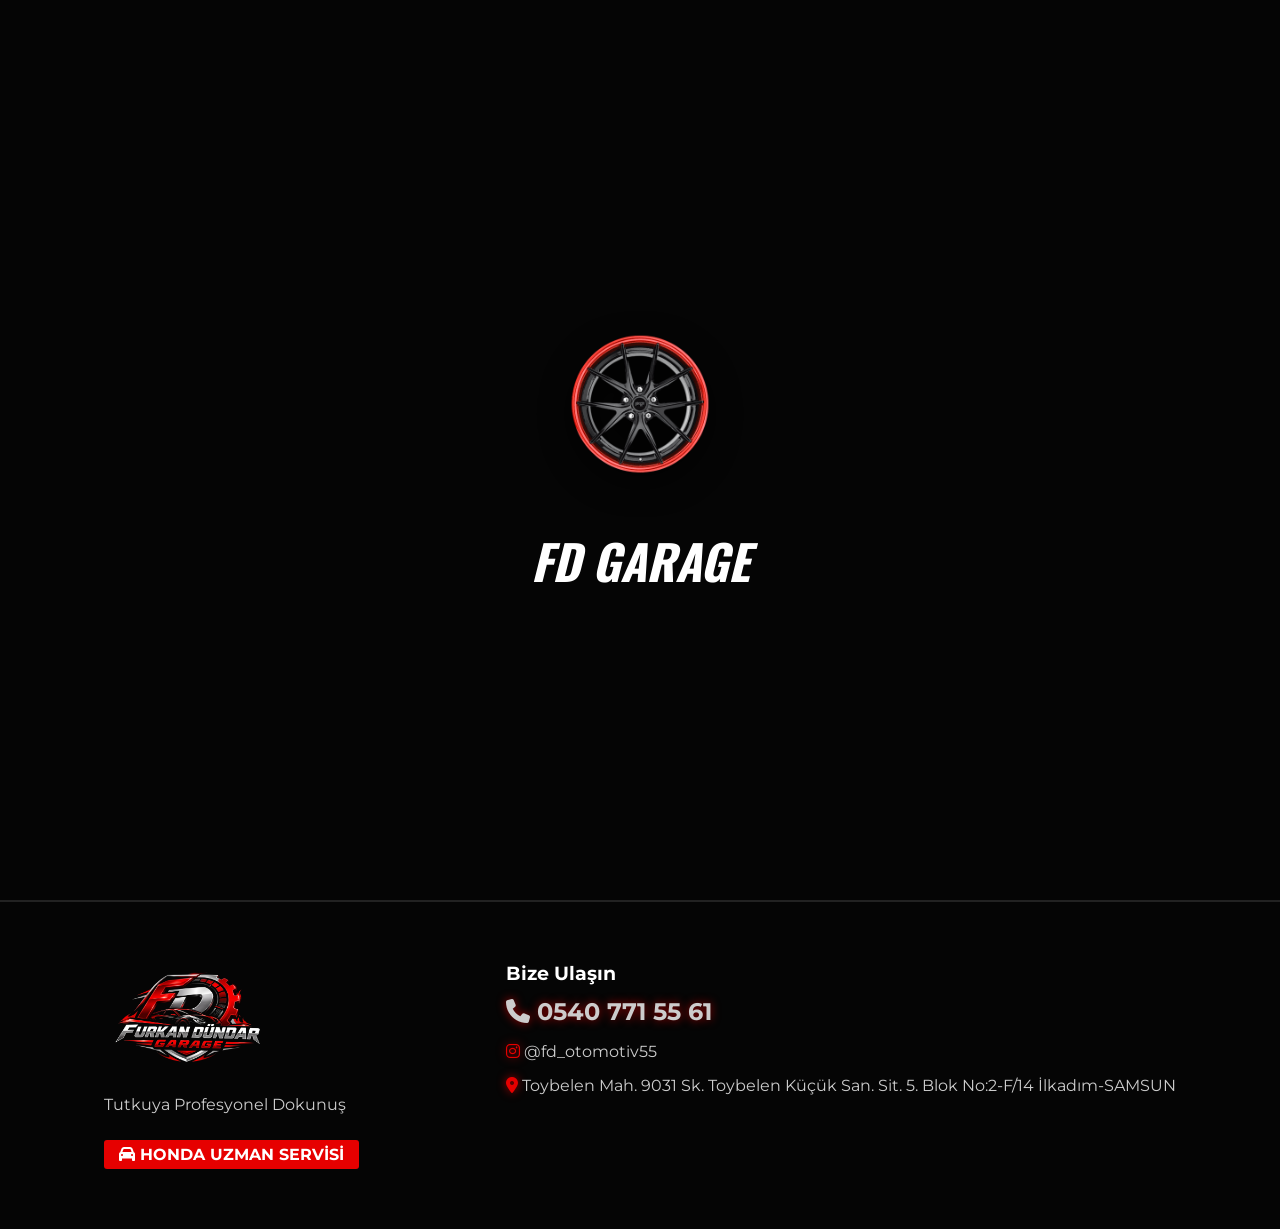
<file: index.html>
<!DOCTYPE html>
<html lang="tr">
<head>
    <meta charset="UTF-8">
    <meta name="viewport" content="width=device-width, initial-scale=1.0">
    <title>Furkan Dündar Garage | Ana Sayfa</title>
    <!-- Sekme Logosu (Favicon) -->
    <link rel="icon" type="image/png" href="logo.png">
    <link rel="stylesheet" href="style.css">
    <link href="https://cdnjs.cloudflare.com/ajax/libs/font-awesome/6.4.0/css/all.min.css" rel="stylesheet">
    <link href="https://fonts.googleapis.com/css2?family=Montserrat:wght@400;700;900&family=Oswald:ital,wght@0,500;0,700;1,700&display=swap" rel="stylesheet">
</head>
<body>

    <!-- Yükleme Ekranı (Gerçekçi Drift Lastiği ve Duman) -->
    <div id="loader">
        <div class="drift-scene">
            <div class="smoke-container">
                <div class="smoke s1"></div>
                <div class="smoke s2"></div>
                <div class="smoke s3"></div>
                <div class="smoke s4"></div>
            </div>
            <img src="lastik.png" onerror="this.onerror=null; this.src='https://upload.wikimedia.org/wikipedia/commons/thumb/1/1d/Car_wheel.svg/1024px-Car_wheel.svg.png';" alt="Dönen Lastik" class="real-tire">
        </div>
        <h1 class="glitch" data-text="FD GARAGE">FD GARAGE</h1>
    </div>

    <!-- Menü (Sol Üst Logo Tıklanabilir Yapıldı) -->
    <header id="navbar">
        <a href="index.html" class="logo-link">
            <img src="logo.png" alt="Furkan Dündar Garage Logo" class="nav-logo">
        </a>
        <nav>
            <ul>
                <li><a href="index.html" class="active">Ana Sayfa</a></li>
                <li><a href="hizmetler.html">Hizmetlerimiz</a></li>
                <li><a href="randevu.html">Randevu Al</a></li>
            </ul>
        </nav>
    </header>

    <!-- Video Alanı -->
    <section id="hero-video">
        <video autoplay muted loop playsinline id="bg-video">
            <source src="araba-video.mp4" type="video/mp4">
        </video>
        <div class="video-overlay"></div>
        
        <div class="hero-content fade-in-up">
            <h2 class="sub-title">JDM LEGEND LIFESTYLE</h2>
            <h1 class="main-title">ARACINA HAK ETTİĞİ <br><span class="text-red">DEĞERİ VER!</span></h1>
            <p class="hero-desc">Performans, Bakım, Onarım... Aynı Tutku, Daima Daha İyisi.</p>
            <div class="action-buttons">
                <a href="hizmetler.html" class="btn-primary">Hizmetleri İncele</a>
                <a href="randevu.html" class="btn-outline">Randevu Al</a>
            </div>
        </div>
    </section>

    <!-- Footer -->
    <footer id="iletisim" class="scroll-anim">
        <div class="footer-content">
            <div class="footer-box">
                <img src="logo.png" alt="Furkan Dündar Garage Logo" class="footer-logo-img">
                <p>Tutkuya Profesyonel Dokunuş</p>
                <div class="brands-mini">
                    <i class="fa-solid fa-car"></i> HONDA UZMAN SERVİSİ
                </div>
            </div>
            <div class="footer-box">
                <h3>Bize Ulaşın</h3>
                <p class="neon-text"><i class="fa-solid fa-phone"></i> 0540 771 55 61</p>
                <p><i class="fa-brands fa-instagram text-red"></i> @fd_otomotiv55</p>
                <p><i class="fa-solid fa-location-dot text-red"></i> Toybelen Mah. 9031 Sk. Toybelen Küçük San. Sit. 5. Blok No:2-F/14 İlkadım-SAMSUN</p>
            </div>
        </div>
    </footer>

    <script src="script.js"></script>
</body>
</html>
</file>
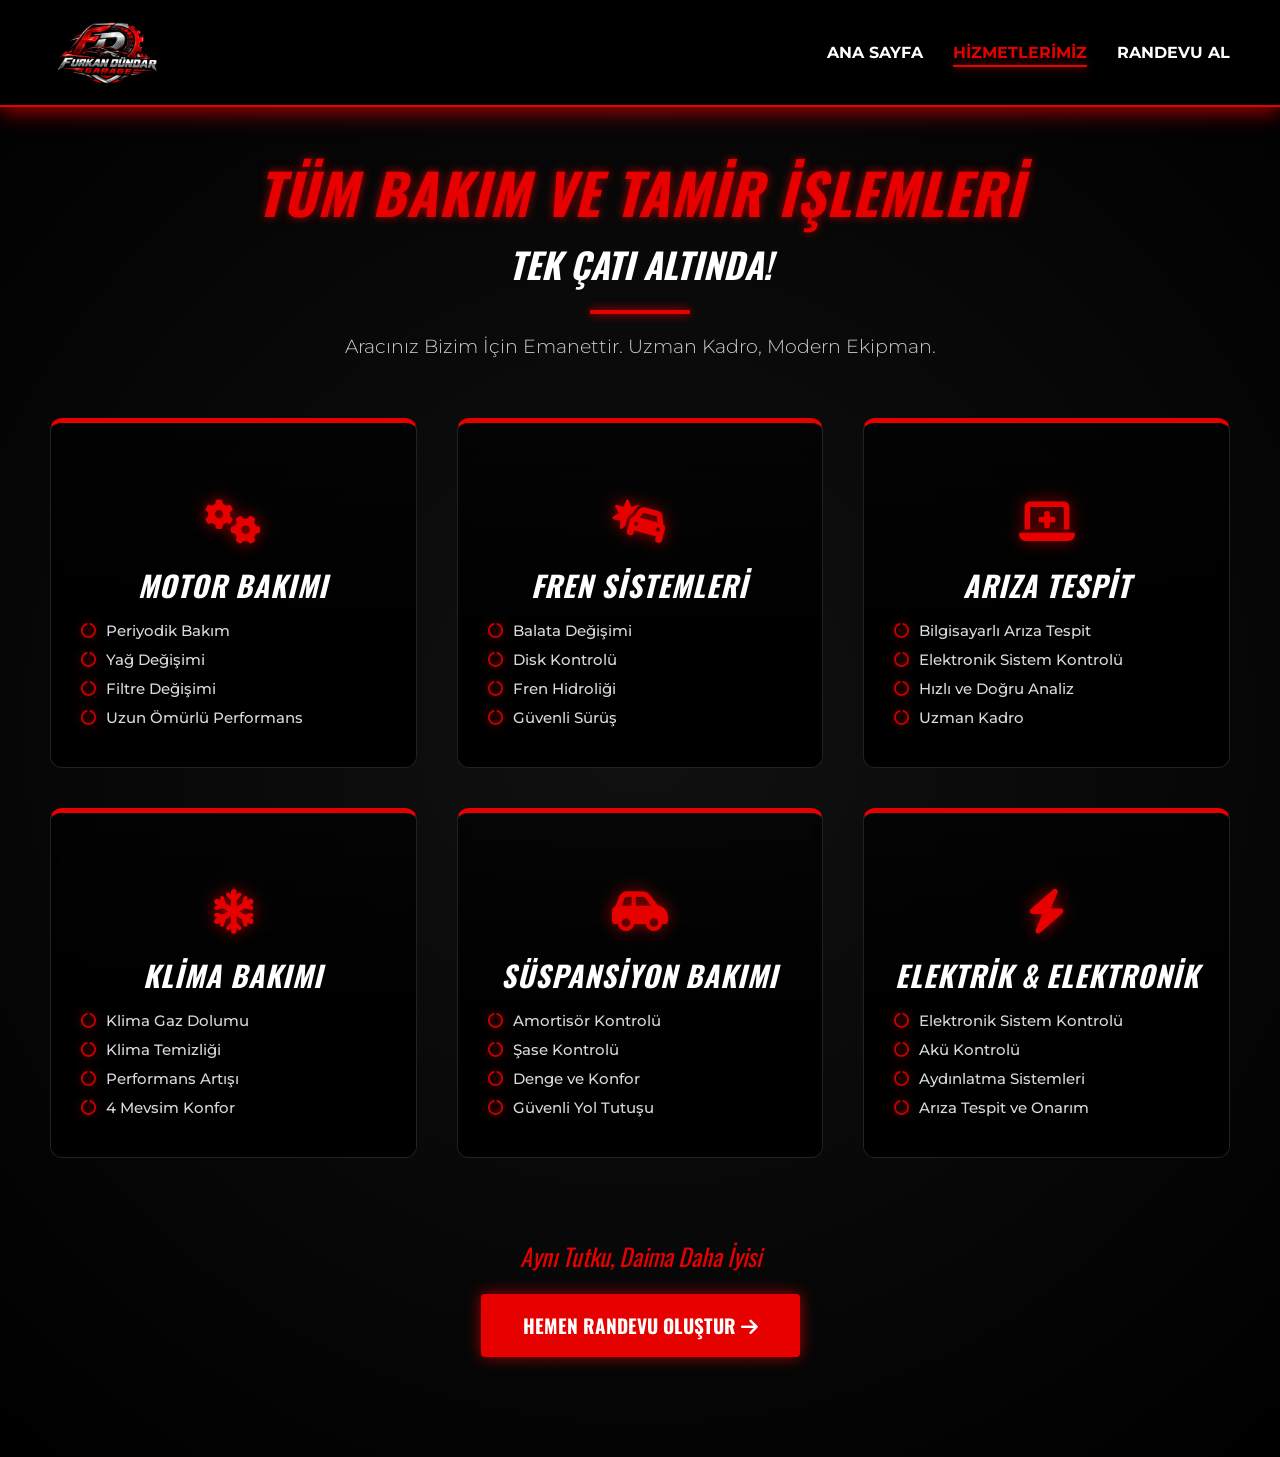
<file: hizmetler.html>
<!DOCTYPE html>
<html lang="tr">
<head>
    <meta charset="UTF-8">
    <meta name="viewport" content="width=device-width, initial-scale=1.0">
    <title>Hizmetlerimiz | Furkan Dündar Garage</title>
    <!-- Sekme Logosu -->
    <link rel="icon" type="image/png" href="logo.png">
    <link rel="stylesheet" href="style.css">
    <link href="https://cdnjs.cloudflare.com/ajax/libs/font-awesome/6.4.0/css/all.min.css" rel="stylesheet">
    <link href="https://fonts.googleapis.com/css2?family=Montserrat:wght@400;700;900&family=Oswald:ital,wght@0,500;0,700;1,700&display=swap" rel="stylesheet">
</head>
<body class="page-bg animate-grain">

    <!-- Menü (Logo Sol Üstte ve Tıklanabilir) -->
    <header id="navbar" class="solid-nav">
        <a href="index.html" class="logo-link">
            <img src="logo.png" alt="Furkan Dündar Garage Logo" class="nav-logo">
        </a>
        <nav>
            <ul>
                <li><a href="index.html">Ana Sayfa</a></li>
                <li><a href="hizmetler.html" class="active">Hizmetlerimiz</a></li>
                <li><a href="randevu.html">Randevu Al</a></li>
            </ul>
        </nav>
    </header>

    <section id="services-page">
        <div class="services-header scroll-anim">
            <h1 class="glow-text text-red">TÜM BAKIM VE TAMİR İŞLEMLERİ</h1>
            <h2 class="sub-header">TEK ÇATI ALTINDA!</h2>
            <div class="decorator-line"></div>
            <p>Aracınız Bizim İçin Emanettir. Uzman Kadro, Modern Ekipman.</p>
        </div>

        <div class="detailed-grid">
            <!-- Hizmet Kartı 1 (Motor Bakımı) -->
            <div class="detail-card scroll-anim tilt-card photo-bg" style="--bg-image: url('https://images.unsplash.com/photo-1486006920555-c77dce18193b?q=80&w=600');">
                <div class="card-overlay"></div>
                <div class="card-content">
                    <div class="card-icon"><i class="fa-solid fa-cogs"></i></div>
                    <h3>MOTOR BAKIMI</h3>
                    <ul>
                        <li><i class="fa-solid fa-circle-notch text-red"></i> Periyodik Bakım</li>
                        <li><i class="fa-solid fa-circle-notch text-red"></i> Yağ Değişimi</li>
                        <li><i class="fa-solid fa-circle-notch text-red"></i> Filtre Değişimi</li>
                        <li><i class="fa-solid fa-circle-notch text-red"></i> Uzun Ömürlü Performans</li>
                    </ul>
                </div>
            </div>

            <!-- Hizmet Kartı 2 (Fren Sistemleri) -->
            <div class="detail-card scroll-anim tilt-card photo-bg" style="--bg-image: url('https://images.unsplash.com/photo-1619642751034-765dfdf7c58e?q=80&w=600');">
                <div class="card-overlay"></div>
                <div class="card-content">
                    <div class="card-icon"><i class="fa-solid fa-car-burst"></i></div>
                    <h3>FREN SİSTEMLERİ</h3>
                    <ul>
                        <li><i class="fa-solid fa-circle-notch text-red"></i> Balata Değişimi</li>
                        <li><i class="fa-solid fa-circle-notch text-red"></i> Disk Kontrolü</li>
                        <li><i class="fa-solid fa-circle-notch text-red"></i> Fren Hidroliği</li>
                        <li><i class="fa-solid fa-circle-notch text-red"></i> Güvenli Sürüş</li>
                    </ul>
                </div>
            </div>

            <!-- Hizmet Kartı 3 (Arıza Tespit) -->
            <div class="detail-card scroll-anim tilt-card photo-bg" style="--bg-image: url('https://images.unsplash.com/photo-1507136566006-cfc505b114fc?q=80&w=600');">
                <div class="card-overlay"></div>
                <div class="card-content">
                    <div class="card-icon"><i class="fa-solid fa-laptop-medical"></i></div>
                    <h3>ARIZA TESPİT</h3>
                    <ul>
                        <li><i class="fa-solid fa-circle-notch text-red"></i> Bilgisayarlı Arıza Tespit</li>
                        <li><i class="fa-solid fa-circle-notch text-red"></i> Elektronik Sistem Kontrolü</li>
                        <li><i class="fa-solid fa-circle-notch text-red"></i> Hızlı ve Doğru Analiz</li>
                        <li><i class="fa-solid fa-circle-notch text-red"></i> Uzman Kadro</li>
                    </ul>
                </div>
            </div>

            <!-- Hizmet Kartı 4 (Klima Bakımı) -->
            <div class="detail-card scroll-anim tilt-card photo-bg" style="--bg-image: url('https://images.unsplash.com/photo-1563720223185-11003d516935?q=80&w=600');">
                <div class="card-overlay"></div>
                <div class="card-content">
                    <div class="card-icon"><i class="fa-solid fa-snowflake"></i></div>
                    <h3>KLİMA BAKIMI</h3>
                    <ul>
                        <li><i class="fa-solid fa-circle-notch text-red"></i> Klima Gaz Dolumu</li>
                        <li><i class="fa-solid fa-circle-notch text-red"></i> Klima Temizliği</li>
                        <li><i class="fa-solid fa-circle-notch text-red"></i> Performans Artışı</li>
                        <li><i class="fa-solid fa-circle-notch text-red"></i> 4 Mevsim Konfor</li>
                    </ul>
                </div>
            </div>
            
            <!-- Hizmet Kartı 5 (Süspansiyon Bakımı) -->
            <div class="detail-card scroll-anim tilt-card photo-bg" style="--bg-image: url('https://images.unsplash.com/photo-1613214149874-4f53d452b984?q=80&w=600');">
                <div class="card-overlay"></div>
                <div class="card-content">
                    <div class="card-icon"><i class="fa-solid fa-car-side"></i></div>
                    <h3>SÜSPANSİYON BAKIMI</h3>
                    <ul>
                        <li><i class="fa-solid fa-circle-notch text-red"></i> Amortisör Kontrolü</li>
                        <li><i class="fa-solid fa-circle-notch text-red"></i> Şase Kontrolü</li>
                        <li><i class="fa-solid fa-circle-notch text-red"></i> Denge ve Konfor</li>
                        <li><i class="fa-solid fa-circle-notch text-red"></i> Güvenli Yol Tutuşu</li>
                    </ul>
                </div>
            </div>

            <!-- Hizmet Kartı 6 (Elektrik & Elektronik) -->
            <div class="detail-card scroll-anim tilt-card photo-bg" style="--bg-image: url('https://images.unsplash.com/photo-1517524206127-48bbd363f3d7?q=80&w=600');">
                <div class="card-overlay"></div>
                <div class="card-content">
                    <div class="card-icon"><i class="fa-solid fa-bolt"></i></div>
                    <h3>ELEKTRİK & ELEKTRONİK</h3>
                    <ul>
                        <li><i class="fa-solid fa-circle-notch text-red"></i> Elektronik Sistem Kontrolü</li>
                        <li><i class="fa-solid fa-circle-notch text-red"></i> Akü Kontrolü</li>
                        <li><i class="fa-solid fa-circle-notch text-red"></i> Aydınlatma Sistemleri</li>
                        <li><i class="fa-solid fa-circle-notch text-red"></i> Arıza Tespit ve Onarım</li>
                    </ul>
                </div>
            </div>
        </div>
        
        <!-- Alttaki Buton Bölümü -->
        <div class="services-footer scroll-anim">
            <p class="foot-badge">Aynı Tutku, Daima Daha İyisi</p>
            <a href="randevu.html" class="btn-primary scale-btn">Hemen Randevu Oluştur <i class="fa-solid fa-arrow-right"></i></a>
        </div>
    </section>

    <script src="script.js"></script>
</body>
</html>
</file>
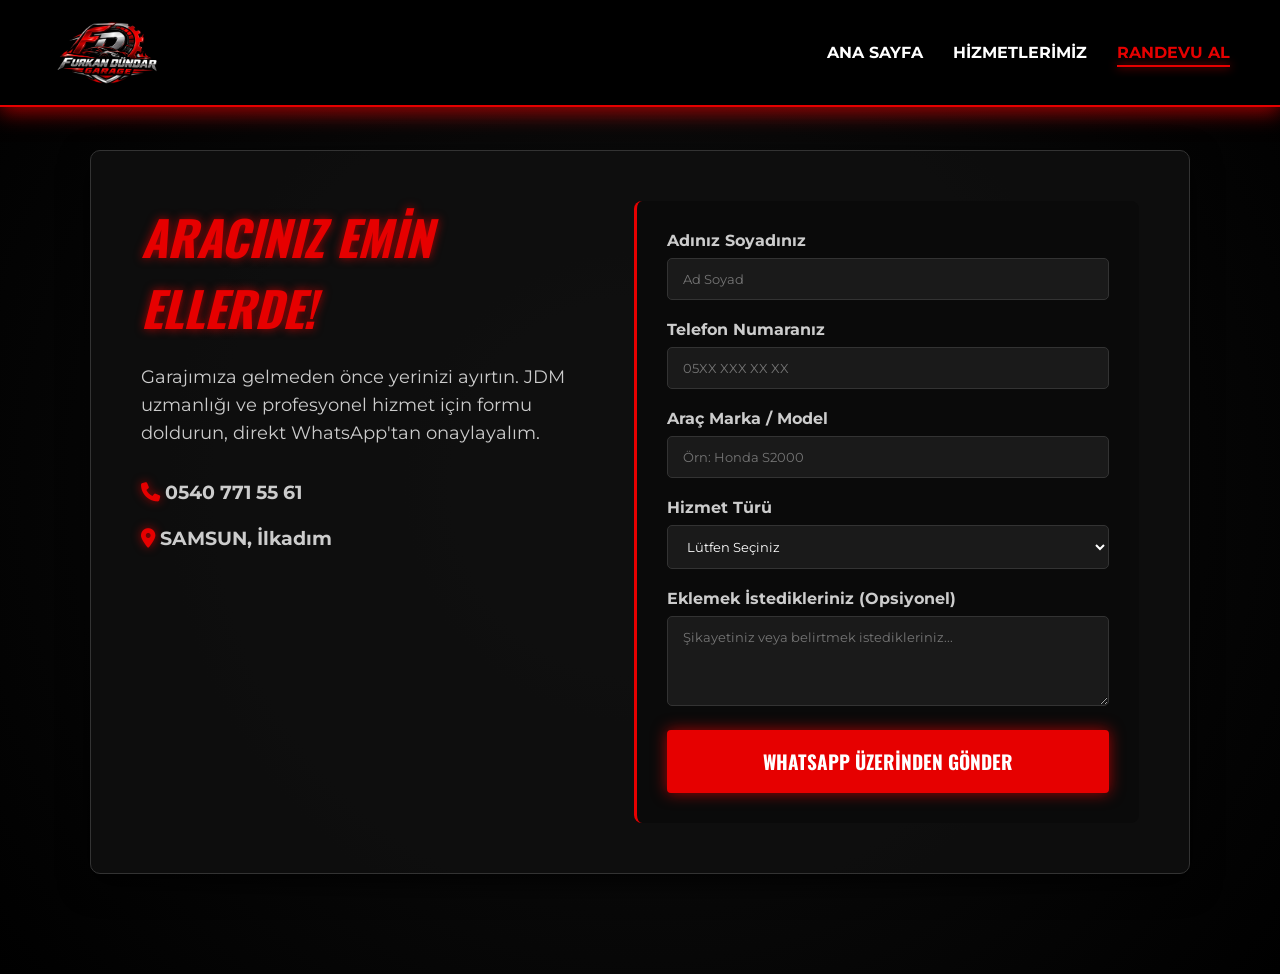
<file: randevu.html>
<!DOCTYPE html>
<html lang="tr">
<head>
    <meta charset="UTF-8">
    <meta name="viewport" content="width=device-width, initial-scale=1.0">
    <title>Randevu Al | Furkan Dündar Garage</title>
    <!-- Sekme Logosu -->
    <link rel="icon" type="image/png" href="logo.png">
    <link rel="stylesheet" href="style.css">
    <link href="https://cdnjs.cloudflare.com/ajax/libs/font-awesome/6.4.0/css/all.min.css" rel="stylesheet">
    <link href="https://fonts.googleapis.com/css2?family=Montserrat:wght@400;700;900&family=Oswald:ital,wght@0,500;0,700;1,700&display=swap" rel="stylesheet">
</head>
<body class="page-bg">

    <!-- Menü (Logo Sol Üstte ve Tıklanabilir) -->
    <header id="navbar" class="solid-nav">
        <a href="index.html" class="logo-link">
            <img src="logo.png" alt="Furkan Dündar Garage Logo" class="nav-logo">
        </a>
        <nav>
            <ul>
                <li><a href="index.html">Ana Sayfa</a></li>
                <li><a href="hizmetler.html">Hizmetlerimiz</a></li>
                <li><a href="randevu.html" class="active">Randevu Al</a></li>
            </ul>
        </nav>
    </header>

    <section id="appointment-page">
        <div class="appointment-container scroll-anim">
            <div class="appointment-info">
                <h1 class="text-red">ARACINIZ EMİN ELLERDE!</h1>
                <p>Garajımıza gelmeden önce yerinizi ayırtın. JDM uzmanlığı ve profesyonel hizmet için formu doldurun, direkt WhatsApp'tan onaylayalım.</p>
                
                <div class="info-list">
                    <p><i class="fa-solid fa-phone text-red"></i> 0540 771 55 61</p>
                    <p><i class="fa-solid fa-location-dot text-red"></i> SAMSUN, İlkadım</p>
                </div>
            </div>

            <div class="appointment-form">
                <form id="whatsapp-form">
                    <div class="form-group">
                        <label>Adınız Soyadınız</label>
                        <input type="text" id="isim" placeholder="Ad Soyad" required>
                    </div>
                    <div class="form-group">
                        <label>Telefon Numaranız</label>
                        <input type="tel" id="telefon" placeholder="05XX XXX XX XX" required>
                    </div>
                    <div class="form-group">
                        <label>Araç Marka / Model</label>
                        <input type="text" id="arac" placeholder="Örn: Honda S2000" required>
                    </div>
                    <div class="form-group">
                        <label>Hizmet Türü</label>
                        <select id="hizmet" required>
                            <option value="" disabled selected>Lütfen Seçiniz</option>
                            <option value="Periyodik Bakım">Periyodik Bakım</option>
                            <option value="Motor Bakımı">Motor Bakımı</option>
                            <option value="Fren Sistemleri">Fren Sistemleri</option>
                            <option value="Arıza Tespiti">Arıza Tespiti</option>
                            <option value="Performans Geliştirme">Performans Geliştirme</option>
                            <option value="Diğer / Genel Kontrol">Diğer / Genel Kontrol</option>
                        </select>
                    </div>
                    <div class="form-group">
                        <label>Eklemek İstedikleriniz (Opsiyonel)</label>
                        <textarea id="notlar" rows="4" placeholder="Şikayetiniz veya belirtmek istedikleriniz..."></textarea>
                    </div>
                    <button type="submit" class="btn-primary" style="width: 100%;">WhatsApp Üzerinden Gönder</button>
                </form>
            </div>
        </div>
    </section>

    <script src="script.js"></script>
</body>
</html>
</file>
<file: style.css>
/* Temel Ayarlar */
* { margin: 0; padding: 0; box-sizing: border-box; }
:root {
    --red: #e60000; --red-glow: rgba(230, 0, 0, 0.7);
    --dark: #0a0a0a; --darker: #030303; --light: #ffffff; --gray: #cccccc;
}

body {
    font-family: 'Montserrat', sans-serif; background-color: var(--darker);
    color: var(--light); overflow-x: hidden;
}
.page-bg { background-image: radial-gradient(circle at center, #111 0%, #000 100%); }
.text-red { color: var(--red); text-shadow: 0 0 10px var(--red-glow); }

/* Loader Ekranı: Gerçekçi Drift Lastiği ve Duman */
#loader {
    position: fixed; top: 0; left: 0; width: 100%; height: 100%;
    background: #050505; display: flex; flex-direction: column; 
    justify-content: center; align-items: center; z-index: 9999; transition: opacity 0.8s ease;
}
.drift-scene { position: relative; width: 200px; height: 200px; display: flex; justify-content: center; align-items: center; margin-bottom: 20px; }
.smoke-container { position: absolute; bottom: -20px; left: 50%; transform: translateX(-50%); width: 100%; height: 100%; z-index: 1; }
.smoke { position: absolute; bottom: 0; background: rgba(200, 200, 200, 0.4); border-radius: 50%; filter: blur(15px); opacity: 0; animation: smoke-rise 1.5s infinite ease-out; }
.s1 { width: 80px; height: 80px; left: -30px; animation-delay: 0s; }
.s2 { width: 100px; height: 100px; left: 20px; animation-delay: 0.3s; }
.s3 { width: 70px; height: 70px; left: 60px; animation-delay: 0.6s; }
.s4 { width: 90px; height: 90px; left: -10px; animation-delay: 0.9s; }
@keyframes smoke-rise { 0% { transform: translateY(0) scale(1) translateX(0); opacity: 0.8; } 50% { opacity: 0.5; } 100% { transform: translateY(-150px) scale(3) translateX(-50px); opacity: 0; } }
.real-tire { width: 160px; height: auto; z-index: 2; position: relative; animation: spin-fast 0.2s linear infinite; filter: drop-shadow(0 10px 15px rgba(0,0,0,0.8)); }
@keyframes spin-fast { 0% { transform: rotate(0deg); } 100% { transform: rotate(360deg); } }

.glitch { font-family: 'Oswald', sans-serif; font-size: 3rem; font-style: italic; color: white; position: relative; animation: glitch 1.5s infinite; z-index: 3; }
@keyframes glitch { 0% { text-shadow: 2px 0 var(--red), -2px 0 #fff; } 50% { text-shadow: -2px 0 var(--red), 2px 0 #fff; } 100% { text-shadow: 2px 0 var(--red), -2px 0 #fff; } }

/* Navbar Sol Üst Logo ve Link Ayarları */
header {
    position: fixed; top: 0; width: 100%; padding: 15px 50px; display: flex; justify-content: space-between; align-items: center;
    z-index: 1000; transition: 0.4s; background: transparent;
}
header.solid-nav, header.scrolled { background: rgba(0,0,0,0.95); border-bottom: 2px solid var(--red); box-shadow: 0 5px 20px var(--red-glow); }
.logo-link { display: flex; align-items: center; transition: transform 0.3s ease; }
.logo-link:hover { transform: scale(1.05); }
.nav-logo { height: 75px; width: auto; object-fit: contain; } /* Sol üst logo boyutu */

nav ul { list-style: none; display: flex; gap: 30px; }
nav ul li a { color: var(--light); text-decoration: none; font-weight: 700; text-transform: uppercase; position: relative; transition: 0.3s; }
nav ul li a:hover, nav ul li a.active { color: var(--red); }
nav ul li a::after { content: ''; position: absolute; left: 0; bottom: -5px; width: 0%; height: 2px; background: var(--red); transition: 0.3s; }
nav ul li a:hover::after, nav ul li a.active::after { width: 100%; box-shadow: 0 0 10px var(--red); }

/* Hero Video Alanı */
#hero-video { position: relative; height: 100vh; width: 100%; display: flex; align-items: center; justify-content: center; text-align: center; overflow: hidden; }
#bg-video { position: absolute; top: 50%; left: 50%; min-width: 100%; min-height: 100%; transform: translate(-50%, -50%); z-index: 0; object-fit: cover; }
.video-overlay { position: absolute; top: 0; left: 0; width: 100%; height: 100%; background: linear-gradient(to bottom, rgba(0,0,0,0.8) 0%, rgba(230,0,0,0.2) 100%); z-index: 1; }
.hero-content { position: relative; z-index: 2; }
.sub-title { font-family: 'Oswald', sans-serif; font-size: 1.5rem; letter-spacing: 5px; color: #fff; margin-bottom: 10px; }
.main-title { font-family: 'Oswald', sans-serif; font-size: 6vw; font-style: italic; line-height: 1.1; margin-bottom: 20px; }
.hero-desc { font-size: 1.5rem; font-weight: 300; margin-bottom: 40px; }

/* Butonlar */
.action-buttons { display: flex; gap: 20px; justify-content: center; }
.btn-primary, .btn-outline {
    padding: 15px 40px; font-size: 1.2rem; font-weight: bold; cursor: pointer; text-transform: uppercase; text-decoration: none; border-radius: 4px; transition: 0.3s; font-family: 'Oswald', sans-serif; display: inline-block;
}
.btn-primary { background: var(--red); color: white; box-shadow: 0 0 15px var(--red-glow); border: 2px solid var(--red); }
.btn-primary:hover { background: transparent; transform: scale(1.05); }
.btn-outline { background: transparent; color: white; border: 2px solid white; }
.btn-outline:hover { background: white; color: black; transform: scale(1.05); }

/* Hizmetler Sayfası Dekorasyonu ve Fotoğraflı Kartlar */
#services-page { padding: 150px 50px 100px; text-align: center; position: relative; }
.services-header h1.glow-text { font-family: 'Oswald', sans-serif; font-size: 3.5rem; font-style: italic; letter-spacing: 1px; }
.sub-header { font-family: 'Oswald', sans-serif; font-size: 2.2rem; font-style: italic; margin-top: 5px; color: white; }
.decorator-line { width: 100px; height: 4px; background: var(--red); margin: 20px auto; box-shadow: 0 0 10px var(--red); }
.services-header p { color: var(--gray); margin-bottom: 60px; font-size: 1.2rem; font-weight: 300; }

.detailed-grid { display: grid; grid-template-columns: repeat(auto-fit, minmax(320px, 1fr)); gap: 40px; max-width: 1200px; margin: 0 auto; }

/* Yenilenen Fotoğraflı Kart Tasarımı */
.detail-card.photo-bg {
    position: relative; overflow: hidden; height: 350px; background-size: cover; background-position: center; border: 1px solid #222; border-top: 5px solid var(--red);
    border-radius: 12px; transition: transform 0.5s cubic-bezier(0.165, 0.84, 0.44, 1), box-shadow 0.5s; backdrop-filter: blur(5px);
    display: flex; flex-direction: column; justify-content: flex-end; /* İçerik alttan başlar */
    background-image: var(--bg-image);
}
.card-overlay {
    position: absolute; top: 0; left: 0; width: 100%; height: 100%;
    background: linear-gradient(to top, rgba(0,0,0,0.95) 40%, rgba(0,0,0,0.6) 100%);
    transition: background 0.4s ease; z-index: 1;
}
.card-content { position: relative; z-index: 2; padding: 30px; width: 100%; transition: transform 0.4s ease; }

.detail-card:hover {
    transform: translateY(-15px) scale(1.03); box-shadow: 0 20px 40px rgba(230, 0, 0, 0.4); border-color: var(--red);
}
.detail-card:hover .card-overlay {
    background: linear-gradient(to top, rgba(10, 0, 0, 0.98) 60%, rgba(200, 0, 0, 0.2) 100%); /* Hoverda kırmızı ışık efekti */
}
.card-icon { font-size: 2.8rem; color: var(--red); margin-bottom: 15px; text-shadow: 0 0 15px var(--red-glow); transition: transform 0.4s; }
.detail-card:hover .card-icon { transform: scale(1.15) rotate(-5deg); }

.detail-card h3 { font-family: 'Oswald', sans-serif; font-size: 1.8rem; margin-bottom: 15px; letter-spacing: 1px; color: #fff; font-style: italic; }
.detail-card ul { list-style: none; opacity: 0.85; }
.detail-card ul li { margin-bottom: 10px; font-size: 0.95rem; display: flex; align-items: center; gap: 10px; font-weight: 500; }

.services-footer { margin-top: 80px; text-align: center; }
.foot-badge { font-family: 'Oswald', sans-serif; font-size: 1.5rem; color: var(--red); font-style: italic; margin-bottom: 20px; }
.scale-btn { animation: pulse 2s infinite; }
@keyframes pulse { 0% { transform: scale(1); } 50% { transform: scale(1.05); } 100% { transform: scale(1); } }

/* Randevu Sayfası Formu */
#appointment-page { padding: 150px 50px 100px; display: flex; justify-content: center; }
.appointment-container {
    display: flex; flex-wrap: wrap; gap: 50px; max-width: 1100px; width: 100%;
    background: rgba(15, 15, 15, 0.8); border: 1px solid #333; border-radius: 10px; padding: 50px; box-shadow: 0 10px 30px rgba(0,0,0,0.8);
}
.appointment-info { flex: 1; min-width: 300px; }
.appointment-info h1 { font-family: 'Oswald', sans-serif; font-size: 3rem; font-style: italic; margin-bottom: 20px; }
.appointment-info p { color: var(--gray); font-size: 1.1rem; line-height: 1.6; margin-bottom: 30px; }
.info-list p { font-size: 1.2rem; margin-bottom: 15px; font-weight: bold; }
.appointment-form { flex: 1; min-width: 300px; background: #0a0a0a; padding: 30px; border-radius: 8px; border-left: 3px solid var(--red); }
.form-group { margin-bottom: 20px; text-align: left; }
.form-group label { display: block; margin-bottom: 8px; color: var(--gray); font-weight: bold; }
.form-group input, .form-group select, .form-group textarea {
    width: 100%; padding: 12px 15px; background: #1a1a1a; border: 1px solid #333; color: white; border-radius: 5px; font-family: 'Montserrat', sans-serif; transition: 0.3s;
}
.form-group input:focus, .form-group select:focus, .form-group textarea:focus { outline: none; border-color: var(--red); box-shadow: 0 0 10px rgba(230,0,0,0.3); }

/* Scroll Animasyonları */
.scroll-anim { opacity: 0; transform: translateY(40px); transition: all 0.8s cubic-bezier(0.2, 0.8, 0.2, 1); }
.scroll-anim.visible { opacity: 1; transform: translateY(0); }
.fade-in-up { animation: fadeInUp 1.2s ease-out forwards; }
@keyframes fadeInUp { from { opacity: 0; transform: translateY(50px); } to { opacity: 1; transform: translateY(0); } }

/* Footer Görsel Logo Entegrasyonu */
footer { background: #050505; border-top: 2px solid #222; padding: 60px 50px; }
.footer-content { display: flex; justify-content: space-around; flex-wrap: wrap; gap: 40px; }
.footer-logo-img { height: 110px; width: auto; object-fit: contain; margin-bottom: 10px; } /* Alt logo boyutu */
.footer-box h2 { font-family: 'Oswald', sans-serif; font-size: 2rem; font-style: italic; }
.footer-box p { color: var(--gray); margin-top: 5px; line-height: 1.8; }
.neon-text { font-size: 1.5rem; font-weight: bold; color: var(--light); text-shadow: 0 0 10px var(--red-glow); }
.brands-mini { margin-top: 20px; font-weight: bold; color: #fff; background: var(--red); padding: 5px 15px; display: inline-block; border-radius: 3px; }
</file>
